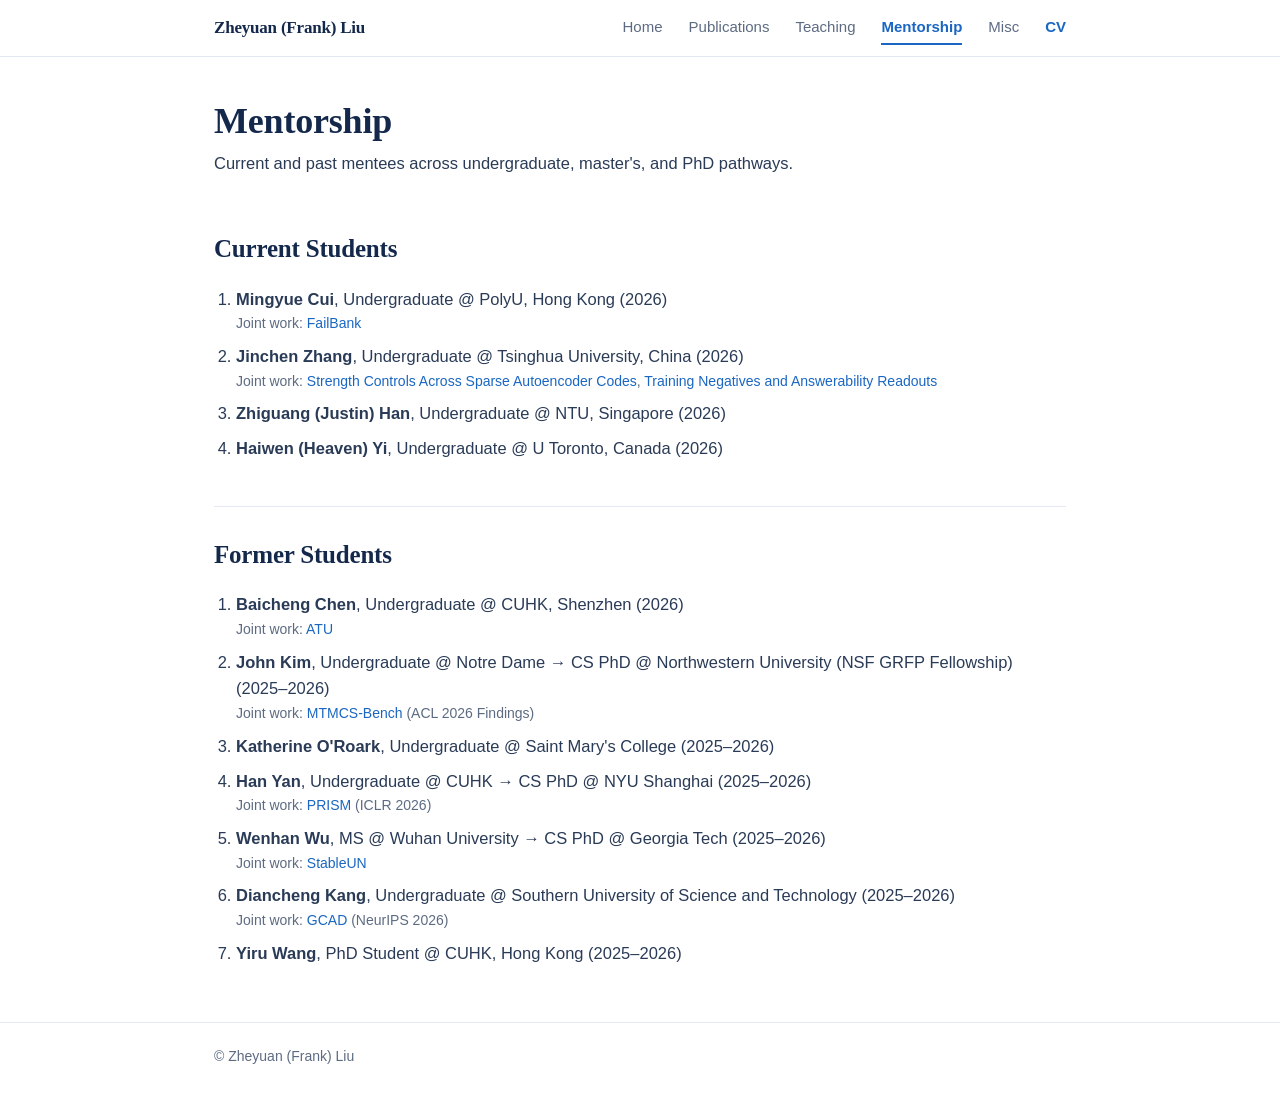
<file: mentored-students.html>
<!DOCTYPE html>
<html lang="en">
<head>
  <meta charset="utf-8">
  <title>Mentorship — Zheyuan (Frank) Liu</title>
  <!-- This page moved to mentorship.html; kept so that old links keep working. -->
  <meta http-equiv="refresh" content="0; url=mentorship.html">
  <link rel="canonical" href="mentorship.html">
</head>
<body>
  <p>This page has moved to <a href="mentorship.html">mentorship.html</a>.</p>
</body>
</html>
</file>
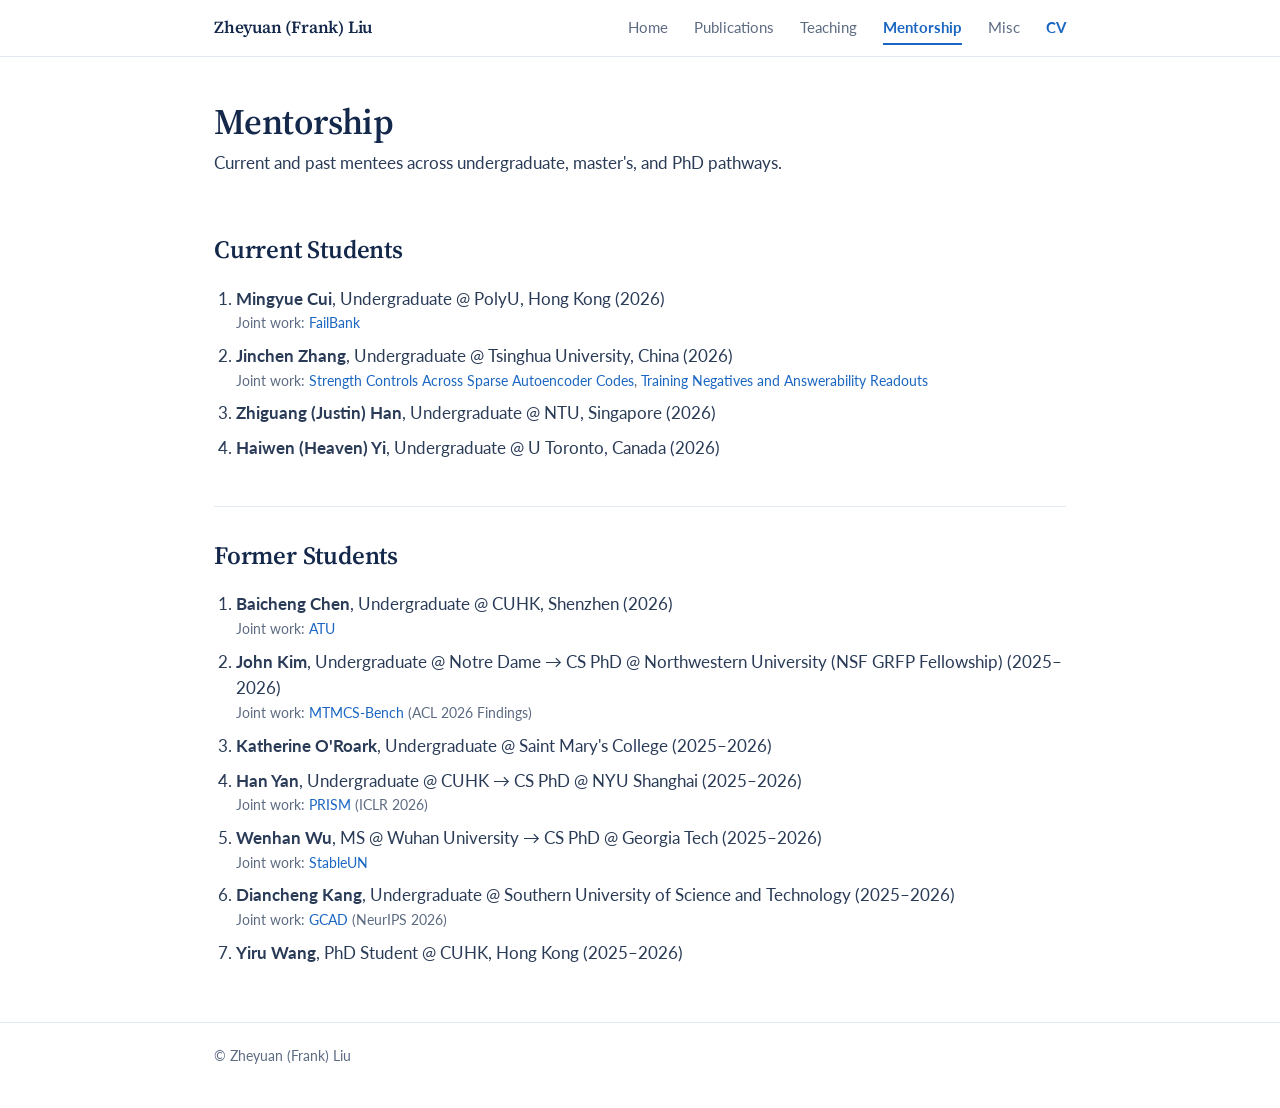
<file: mentorship.html>
<!DOCTYPE html>
<html lang="en">
<head>
  <meta charset="utf-8">
  <meta name="viewport" content="width=device-width, initial-scale=1">
  <title>Mentorship — Zheyuan (Frank) Liu</title>
  <meta name="author" content="Zheyuan Liu">
  <meta name="description" content="Students mentored by Zheyuan (Frank) Liu across undergraduate, master's, and PhD pathways.">
  <link rel="preconnect" href="https://fonts.googleapis.com">
  <link rel="preconnect" href="https://fonts.gstatic.com" crossorigin>
  <link href="https://fonts.googleapis.com/css2?family=Lato:wght@400;700;900&family=Source+Serif+4:opsz,wght@8..60,500;8..60,600&display=swap" rel="stylesheet">
  <link rel="stylesheet" href="assets/css/site.css">
</head>
<body>
<a class="skip" href="#main">Skip to content</a>

<header class="nav">
  <div class="wrap">
    <a class="brand" href="index.html">Zheyuan (Frank) Liu</a>
    <nav aria-label="Main">
      <a href="index.html">Home</a>
      <a href="publications.html">Publications</a>
      <a href="teaching.html">Teaching</a>
      <a href="mentorship.html" aria-current="page">Mentorship</a>
      <a href="misc.html">Misc</a>
      <a class="cv" href="data/ZheyuanLiu_CV.pdf">CV</a>
    </nav>
  </div>
</header>

<div class="page-head">
  <div class="wrap">
    <h1>Mentorship</h1>
    <p>Current and past mentees across undergraduate, master's, and PhD pathways.</p>
  </div>
</div>

<main class="wrap" id="main">

  <section>
    <h2 class="sec">Current Students</h2>
    <ol class="people">
      <li><b>Mingyue Cui</b>, Undergraduate @ PolyU, Hong Kong (2026)
        <small>Joint work: <a href="publications.html#cui2026learning">FailBank</a></small></li>
      <li><b>Jinchen Zhang</b>, Undergraduate @ Tsinghua University, China (2026)
        <small>Joint work: <a href="publications.html#zhang2026strength">Strength Controls Across Sparse Autoencoder Codes</a>, <a href="publications.html#zhang2026training">Training Negatives and Answerability Readouts</a></small></li>
      <li><b>Zhiguang (Justin) Han</b>, Undergraduate @ NTU, Singapore (2026)</li>
      <li><b>Haiwen (Heaven) Yi</b>, Undergraduate @ U Toronto, Canada (2026)</li>
    </ol>
  </section>

  <section>
    <h2 class="sec">Former Students</h2>
    <ol class="people">
      <li><b>Baicheng Chen</b>, Undergraduate @ CUHK, Shenzhen (2026)
        <small>Joint work: <a href="publications.html#chen2026forgotten">ATU</a></small></li>
      <li><b>John Kim</b>, Undergraduate @ Notre Dame → CS PhD @ Northwestern University (NSF GRFP Fellowship) (2025–2026)
        <small>Joint work: <a href="publications.html#liu2026mtmcs">MTMCS-Bench</a> (ACL 2026 Findings)</small></li>
      <li><b>Katherine O'Roark</b>, Undergraduate @ Saint Mary's College (2025–2026)</li>
      <li><b>Han Yan</b>, Undergraduate @ CUHK → CS PhD @ NYU Shanghai (2025–2026)
        <small>Joint work: <a href="publications.html#han2026dual">PRISM</a> (ICLR 2026)</small></li>
      <li><b>Wenhan Wu</b>, MS @ Wuhan University → CS PhD @ Georgia Tech (2025–2026)
        <small>Joint work: <a href="publications.html#wu2025beyond">StableUN</a></small></li>
      <li><b>Diancheng Kang</b>, Undergraduate @ Southern University of Science and Technology (2025–2026)
        <small>Joint work: <a href="publications.html#kang2026prompt">GCAD</a> (NeurIPS 2026)</small></li>
      <li><b>Yiru Wang</b>, PhD Student @ CUHK, Hong Kong (2025–2026)</li>
    </ol>
  </section>

</main>

<footer><div class="wrap">© Zheyuan (Frank) Liu</div></footer>
</body>
</html>
</file>
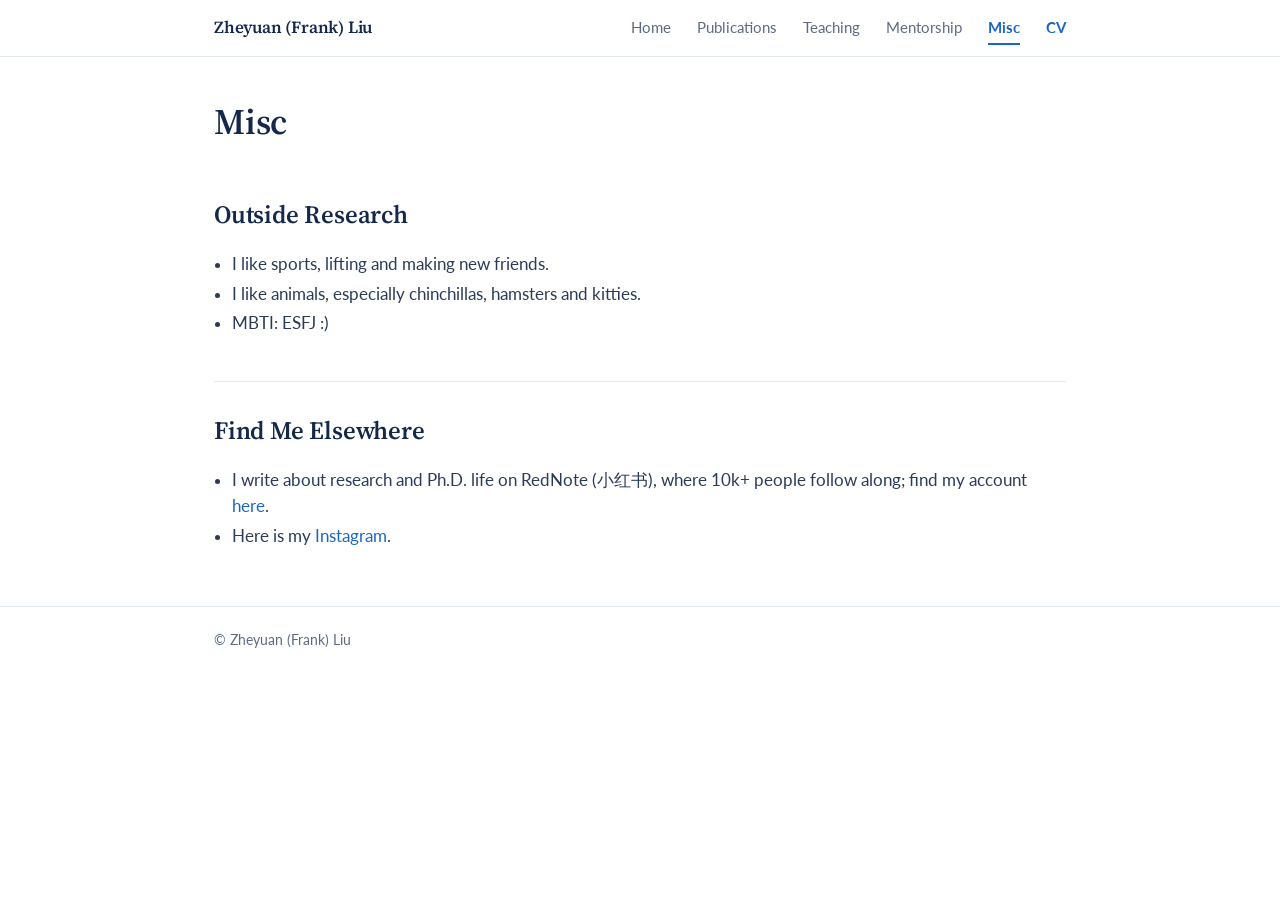
<file: misc.html>
<!DOCTYPE html>
<html lang="en">
<head>
  <meta charset="utf-8">
  <meta name="viewport" content="width=device-width, initial-scale=1">
  <title>Misc — Zheyuan (Frank) Liu</title>
  <meta name="author" content="Zheyuan Liu">
  <meta name="description" content="A few things about Zheyuan (Frank) Liu outside research.">
  <link rel="preconnect" href="https://fonts.googleapis.com">
  <link rel="preconnect" href="https://fonts.gstatic.com" crossorigin>
  <link href="https://fonts.googleapis.com/css2?family=Lato:wght@400;700;900&family=Source+Serif+4:opsz,wght@8..60,500;8..60,600&display=swap" rel="stylesheet">
  <link rel="stylesheet" href="assets/css/site.css">
</head>
<body>
<a class="skip" href="#main">Skip to content</a>

<header class="nav">
  <div class="wrap">
    <a class="brand" href="index.html">Zheyuan (Frank) Liu</a>
    <nav aria-label="Main">
      <a href="index.html">Home</a>
      <a href="publications.html">Publications</a>
      <a href="teaching.html">Teaching</a>
      <a href="mentorship.html">Mentorship</a>
      <a href="misc.html" aria-current="page">Misc</a>
      <a class="cv" href="data/ZheyuanLiu_CV.pdf">CV</a>
    </nav>
  </div>
</header>

<div class="page-head">
  <div class="wrap">
    <h1>Misc</h1>
  </div>
</div>

<main class="wrap" id="main">

  <section>
    <h2 class="sec">Outside Research</h2>
    <ul class="plain">
      <li>I like sports, lifting and making new friends.</li>
      <li>I like animals, especially chinchillas, hamsters and kitties.</li>
      <li>MBTI: ESFJ :)</li>
    </ul>
  </section>

  <section>
    <h2 class="sec">Find Me Elsewhere</h2>
    <ul class="plain">
      <li>I write about research and Ph.D. life on RedNote (小红书), where 10k+ people follow along; find my account <a href="https://www.xiaohongshu.com/user/profile/5cfadf2e00000000050210f6">here</a>.</li>
      <li>Here is my <a href="https://www.instagram.com/liuzheyuan2001/">Instagram</a>.</li>
    </ul>
  </section>

</main>

<footer><div class="wrap">© Zheyuan (Frank) Liu</div></footer>
</body>
</html>
</file>
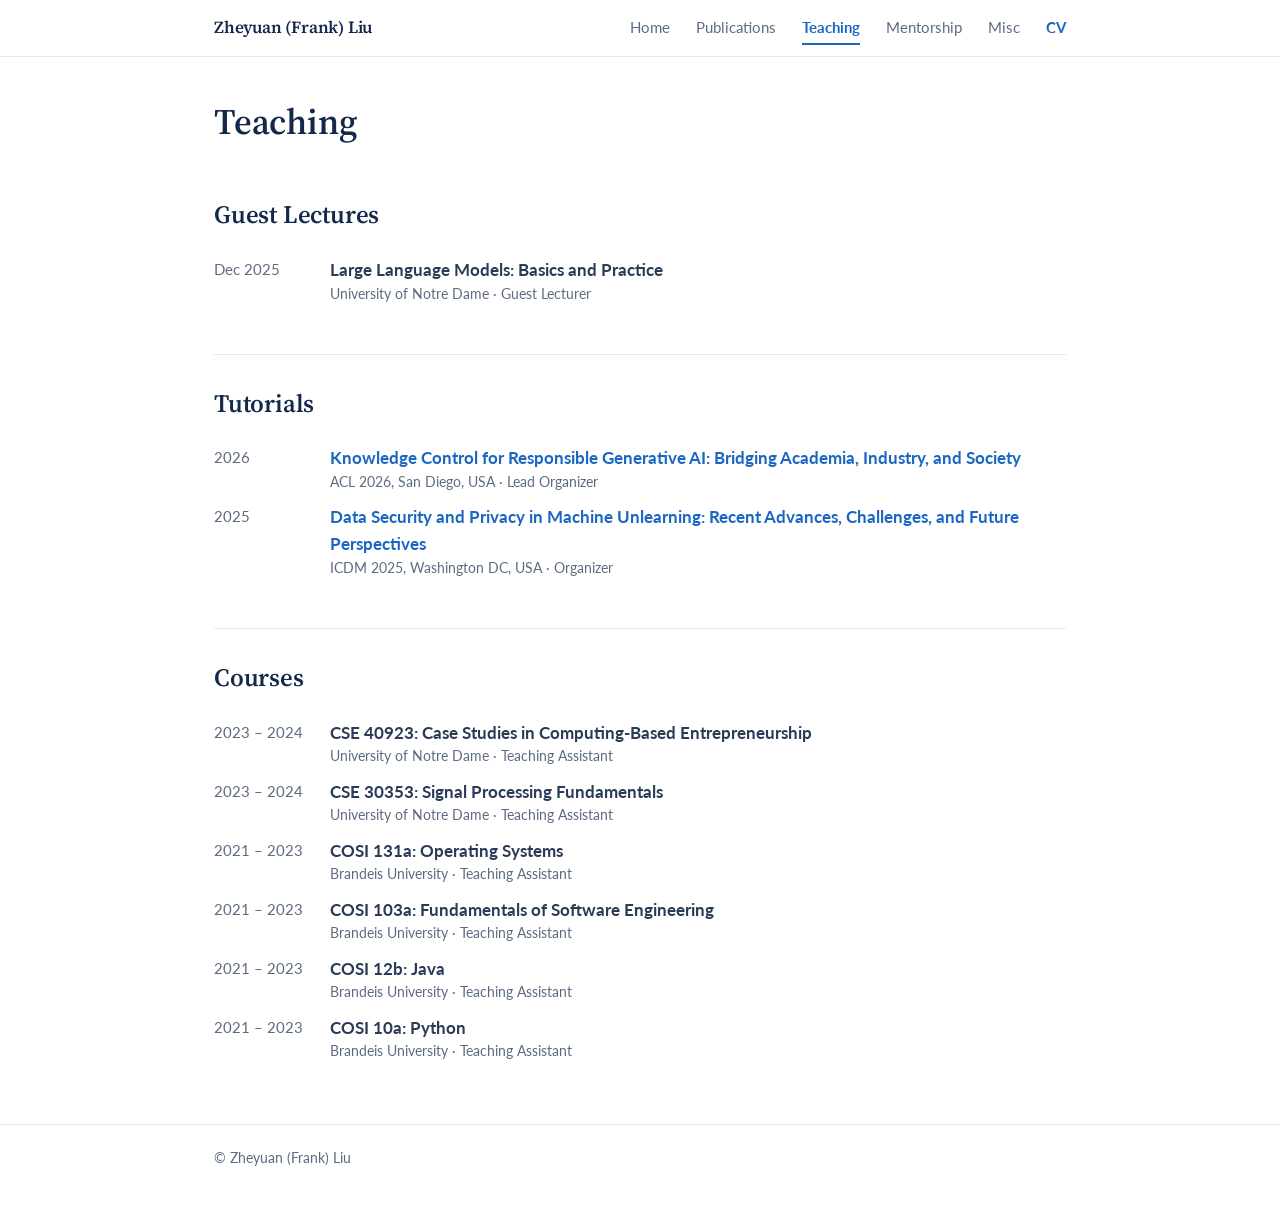
<file: teaching.html>
<!DOCTYPE html>
<html lang="en">
<head>
  <meta charset="utf-8">
  <meta name="viewport" content="width=device-width, initial-scale=1">
  <title>Teaching — Zheyuan (Frank) Liu</title>
  <meta name="author" content="Zheyuan Liu">
  <meta name="description" content="Teaching experience of Zheyuan (Frank) Liu: guest lectures, tutorials, and teaching assistantships.">
  <link rel="preconnect" href="https://fonts.googleapis.com">
  <link rel="preconnect" href="https://fonts.gstatic.com" crossorigin>
  <link href="https://fonts.googleapis.com/css2?family=Lato:wght@400;700;900&family=Source+Serif+4:opsz,wght@8..60,500;8..60,600&display=swap" rel="stylesheet">
  <link rel="stylesheet" href="assets/css/site.css">
</head>
<body>
<a class="skip" href="#main">Skip to content</a>

<header class="nav">
  <div class="wrap">
    <a class="brand" href="index.html">Zheyuan (Frank) Liu</a>
    <nav aria-label="Main">
      <a href="index.html">Home</a>
      <a href="publications.html">Publications</a>
      <a href="teaching.html" aria-current="page">Teaching</a>
      <a href="mentorship.html">Mentorship</a>
      <a href="misc.html">Misc</a>
      <a class="cv" href="data/ZheyuanLiu_CV.pdf">CV</a>
    </nav>
  </div>
</header>

<div class="page-head">
  <div class="wrap">
    <h1>Teaching</h1>
  </div>
</div>

<main class="wrap" id="main">

  <section>
    <h2 class="sec">Guest Lectures</h2>
    <ul class="rows">
      <li><span class="when">Dec 2025</span><span><b>Large Language Models: Basics and Practice</b><small>University of Notre Dame · Guest Lecturer</small></span></li>
    </ul>
  </section>

  <section>
    <h2 class="sec">Tutorials</h2>
    <ul class="rows">
      <li><span class="when">2026</span><span><b><a href="https://aclanthology.org/2026.acl-tutorials.5/">Knowledge Control for Responsible Generative AI: Bridging Academia, Industry, and Society</a></b><small>ACL 2026, San Diego, USA · Lead Organizer</small></span></li>
      <li><span class="when">2025</span><span><b><a href="https://awzstm.github.io/Data_Security_and_Privacy_in_Machine_Unlearning_Tutorial/">Data Security and Privacy in Machine Unlearning: Recent Advances, Challenges, and Future Perspectives</a></b><small>ICDM 2025, Washington DC, USA · Organizer</small></span></li>
    </ul>
  </section>

  <section>
    <h2 class="sec">Courses</h2>
    <ul class="rows">
      <li><span class="when">2023 – 2024</span><span><b>CSE 40923: Case Studies in Computing-Based Entrepreneurship</b><small>University of Notre Dame · Teaching Assistant</small></span></li>
      <li><span class="when">2023 – 2024</span><span><b>CSE 30353: Signal Processing Fundamentals</b><small>University of Notre Dame · Teaching Assistant</small></span></li>
      <li><span class="when">2021 – 2023</span><span><b>COSI 131a: Operating Systems</b><small>Brandeis University · Teaching Assistant</small></span></li>
      <li><span class="when">2021 – 2023</span><span><b>COSI 103a: Fundamentals of Software Engineering</b><small>Brandeis University · Teaching Assistant</small></span></li>
      <li><span class="when">2021 – 2023</span><span><b>COSI 12b: Java</b><small>Brandeis University · Teaching Assistant</small></span></li>
      <li><span class="when">2021 – 2023</span><span><b>COSI 10a: Python</b><small>Brandeis University · Teaching Assistant</small></span></li>
    </ul>
  </section>

</main>

<footer><div class="wrap">© Zheyuan (Frank) Liu</div></footer>
</body>
</html>
</file>
<file: assets/css/site.css>
/* Zheyuan (Frank) Liu — site styles.
   Serif headings, sans-serif body, white page; colour only in the three research accents and links. */

:root{
  --ink:#14284b; --body:#2a3b57; --muted:#5d6b82; --line:#e2e9f3; --pale:#f3f8fe;
  --blue:#1a66c2;
  --k:#1a66c2; --k-bg:#eaf3fd;   /* knowledge control */
  --r:#0d7d86; --r-bg:#e7f5f5;   /* response control  */
  --a:#7057a3; --a-bg:#f1edf8;   /* action control    */
  --warm:#b4442f;
  --sans:"Lato","Helvetica Neue",Arial,sans-serif;
  --serif:"Source Serif 4",Georgia,"Times New Roman",serif;
  --wrap:900px;
}
*{box-sizing:border-box}
html{scroll-behavior:smooth}
body{margin:0;background:#fff;color:var(--body);font-family:var(--sans);font-size:16.5px;line-height:1.62;-webkit-font-smoothing:antialiased}
a{color:var(--blue);text-decoration:none}
a:hover{text-decoration:underline}
a:focus-visible,button:focus-visible{outline:2px solid var(--blue);outline-offset:2px;border-radius:3px}
img{max-width:100%}
.wrap{max-width:var(--wrap);margin:0 auto;padding:0 24px}
.skip{position:absolute;left:-999px;top:0;background:#fff;padding:8px 12px;z-index:100}
.skip:focus{left:8px;top:8px}

/* ---------- top bar ---------- */
.nav{position:sticky;top:0;z-index:20;background:rgba(255,255,255,.94);backdrop-filter:blur(6px);border-bottom:1px solid var(--line)}
.nav .wrap{display:flex;align-items:center;justify-content:space-between;min-height:56px}
.brand{font-family:var(--serif);font-weight:600;color:var(--ink);font-size:17px;letter-spacing:-.2px}
.brand:hover{text-decoration:none}
.nav nav{display:flex;gap:26px;font-size:15px}
.nav nav a{color:var(--muted);padding:4px 0;border-bottom:2px solid transparent}
.nav nav a:hover{color:var(--ink);text-decoration:none}
.nav nav a[aria-current="page"]{color:var(--blue);font-weight:700;border-bottom-color:var(--blue)}
.nav nav a.cv{color:var(--blue);font-weight:700}

/* ---------- home: introduction ---------- */
.top{padding:56px 0 6px}
.intro{display:flex;align-items:center;gap:38px}
.avatar{width:190px;height:228px;border-radius:8px;object-fit:cover;object-position:50% 30%;flex:none;background:var(--pale)}
h1{margin:0 0 6px;font-family:var(--serif);font-weight:600;font-size:42px;line-height:1.15;color:var(--ink);letter-spacing:-.2px}
h1 .zh{font-family:var(--sans);font-weight:400;font-size:22px;color:var(--muted);margin-left:8px;letter-spacing:0}
.role{margin:0 0 12px;font-size:16.5px}
.role b{color:var(--ink)}
.links{margin:0;font-size:15px;color:#b7c2d3}
.links a{margin:0 2px}
.bio{margin-top:26px}
.bio p{margin:0 0 12px}

/* ---------- sections ---------- */
section{margin:44px 0}
h2.sec{font-family:var(--serif);font-weight:600;font-size:25px;letter-spacing:-.2px;color:var(--ink);margin:0 0 16px;padding-top:28px;border-top:1px solid var(--line)}
h3.sub{font-size:15.5px;color:var(--ink);margin:18px 0 6px;font-weight:900}
h2.sec + h3.sub{margin-top:0}
.more{font-size:14.5px;font-weight:700}
.more button{font:inherit;font-weight:700;color:var(--blue);background:none;border:0;padding:0;cursor:pointer}
.more button:hover{text-decoration:underline}

/* ---------- research cards ---------- */
.pillars{margin:34px 0 26px}
.umbrella{font-family:var(--serif);font-weight:600;font-size:26px;line-height:1.3;color:var(--ink);margin:0 0 4px;letter-spacing:-.2px}
.umbrella-sub{margin:0 0 18px}
.cards{display:grid;grid-template-columns:repeat(3,1fr);gap:28px}
.card{border-top:2px solid var(--c);padding:16px 0 6px}
.card.k{--c:var(--k)} .card.r{--c:var(--r)} .card.a{--c:var(--a)}
.card .num{display:block;font-family:var(--serif);font-weight:500;font-size:28px;line-height:1;color:var(--c);margin-bottom:10px}
.card .group{font-size:12px;letter-spacing:1.1px;text-transform:uppercase;color:var(--c);font-weight:900;margin:0 0 6px}
.card h3{margin:0 0 2px;font-family:var(--serif);font-weight:600;font-size:23px;color:var(--ink);letter-spacing:-.2px}
.card .q{margin:0 0 8px;font-style:italic;color:var(--c);font-size:15px}
.card p.d{margin:0 0 10px;font-size:15.5px;line-height:1.55}
.card .kw{margin:0;font-size:14px;line-height:1.55}
.card .kw a{color:var(--c);font-weight:700}

/* ---------- news ---------- */
.news{list-style:none;margin:0;padding:0}
.news li{display:grid;grid-template-columns:104px 1fr;gap:12px;padding:5px 0}
.news time{color:var(--muted);font-variant-numeric:tabular-nums;font-size:15px}
.news li[hidden]{display:none}

/* ---------- publications ---------- */
.pub{display:grid;grid-template-columns:92px 132px 1fr;gap:18px;padding:18px 0;border-bottom:1px solid var(--line);align-items:start;scroll-margin-top:72px}
.pub.nothumb{grid-template-columns:92px 1fr}
.pub[hidden]{display:none}
.pub:target .title{background:linear-gradient(transparent 62%,#dcebfb 62%)}
.pub-meta .yr{display:block;font-family:var(--serif);font-weight:600;color:var(--ink);font-size:20px;line-height:1.2}
.pub-meta .venue{display:block;font-size:14.5px;font-weight:700}
.pub-meta .note{display:block;font-size:13px;color:var(--warm);font-weight:700;margin-top:2px}
.thumb{width:132px;height:84px;object-fit:contain;background:#fff;border:1px solid var(--line);border-radius:6px;padding:3px}
.pub-body .title{display:block;color:var(--ink);font-weight:700;font-size:16.5px;line-height:1.38}
.pub-body .authors{margin:4px 0 6px;font-size:15px}
.pub-body .authors b{color:var(--ink)}
.plinks{margin:0;font-size:14.5px;display:flex;flex-wrap:wrap;gap:6px 14px;align-items:center}
.tag{font-size:12px;font-weight:900;letter-spacing:.4px;padding:2px 9px;border-radius:999px;color:var(--c);background:var(--bg)}
.tag.k{--c:var(--k);--bg:var(--k-bg)} .tag.r{--c:var(--r);--bg:var(--r-bg)} .tag.a{--c:var(--a);--bg:var(--a-bg)}
.stat,.extra{font-size:13.5px;color:var(--muted)}
.stat::before,.extra::before{content:"· ";color:#b7c2d3}
.legend{font-size:13.5px;color:var(--muted);margin:12px 0 0}
.pubs-empty{color:var(--muted);padding:18px 0}

/* publication filters */
.filters{display:flex;flex-wrap:wrap;gap:8px;margin:0 0 6px}
.filters + .filters{margin-bottom:10px}
.filters .label{font-size:13px;color:var(--muted);align-self:center;min-width:52px}
.chip{font:inherit;font-size:14px;color:var(--body);background:#fff;border:1px solid var(--line);border-radius:999px;padding:4px 12px;cursor:pointer}
.chip:hover{border-color:#b9cbe2}
.chip .n{color:var(--muted);font-size:12.5px;margin-left:4px}
.chip[aria-pressed="true"]{background:var(--k-bg);border-color:#bcd6f3;color:var(--blue);font-weight:700}
.chip[data-topic="response"][aria-pressed="true"]{background:var(--r-bg);border-color:#b5dcdc;color:var(--r)}
.chip[data-topic="action"][aria-pressed="true"]{background:var(--a-bg);border-color:#d3c8ea;color:var(--a)}
.chip[aria-pressed="true"] .n{color:inherit}

/* ---------- two-column lists ---------- */
.rows{list-style:none;margin:0;padding:0}
.rows li{display:grid;grid-template-columns:104px 1fr;gap:12px;padding:6px 0}
.rows .when{color:var(--muted);font-variant-numeric:tabular-nums;font-size:15px}
.rows small{display:block;color:var(--muted);font-size:14px;line-height:1.45}
.amt{color:var(--blue);font-weight:700;font-variant-numeric:tabular-nums}
.plain{margin:0;padding-left:18px}
.plain li{margin:3px 0}

/* ---------- inner pages ---------- */
.page-head{padding:44px 0 0}
.page-head h1{font-size:36px}
.page-head p{margin:8px 0 0;color:var(--body)}
.page-head + main section:first-child h2.sec{border-top:0;padding-top:8px}
.people{margin:0;padding-left:22px}
.people li{margin:8px 0}
.people small{display:block;color:var(--muted);font-size:14px}

footer{border-top:1px solid var(--line);margin-top:56px;padding:22px 0 40px;color:var(--muted);font-size:14px}

/* ---------- small screens ---------- */
@media (max-width:760px){
  body{font-size:16px}
  .nav .wrap{padding-top:10px;padding-bottom:8px;flex-direction:column;align-items:flex-start;gap:6px}
  .nav nav{gap:16px;flex-wrap:wrap;font-size:14.5px}
  .top{padding-top:32px}
  .intro{flex-direction:column;align-items:flex-start;gap:18px}
  h1{font-size:34px}
  .cards{grid-template-columns:1fr;gap:14px}
  .pub,.pub.nothumb{grid-template-columns:1fr;gap:8px}
  .pub-meta .yr,.pub-meta .venue,.pub-meta .note{display:inline;margin-right:8px}
  .news li,.rows li{grid-template-columns:1fr;gap:0}
}
</file>
